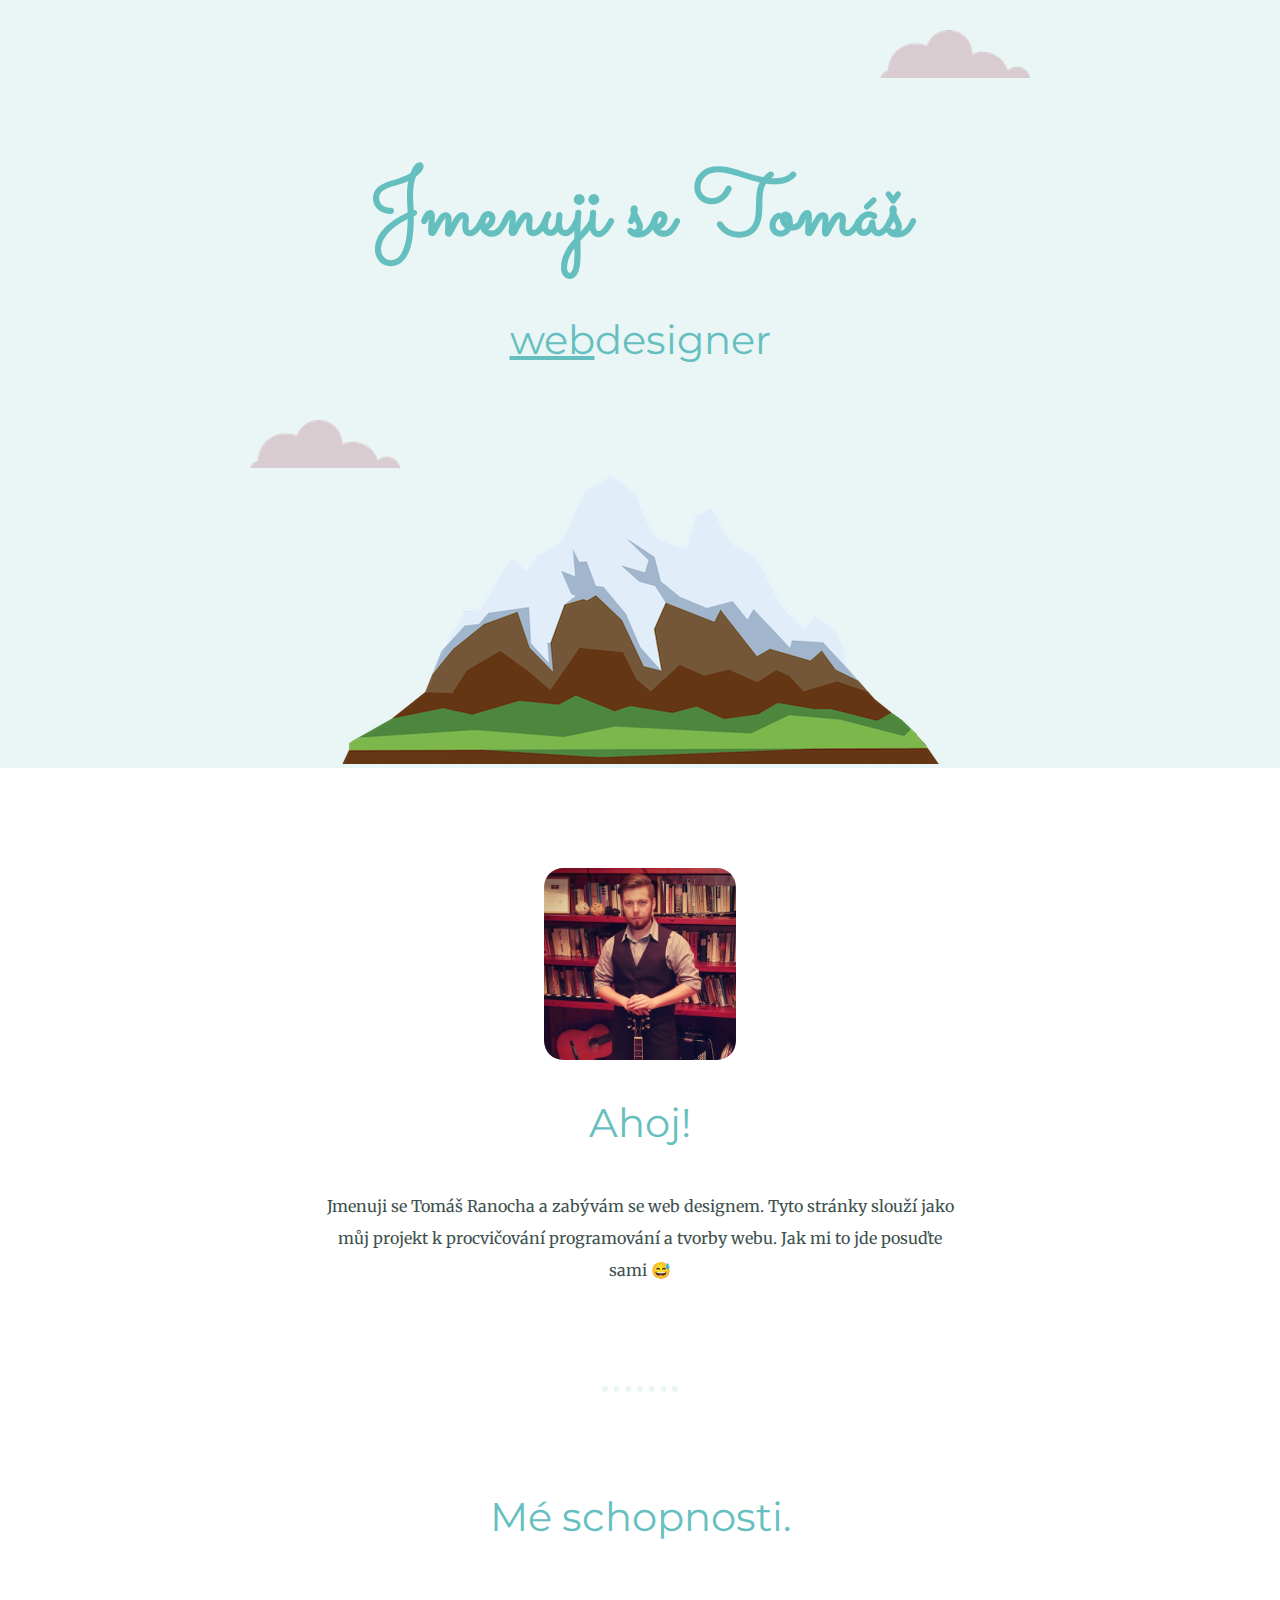
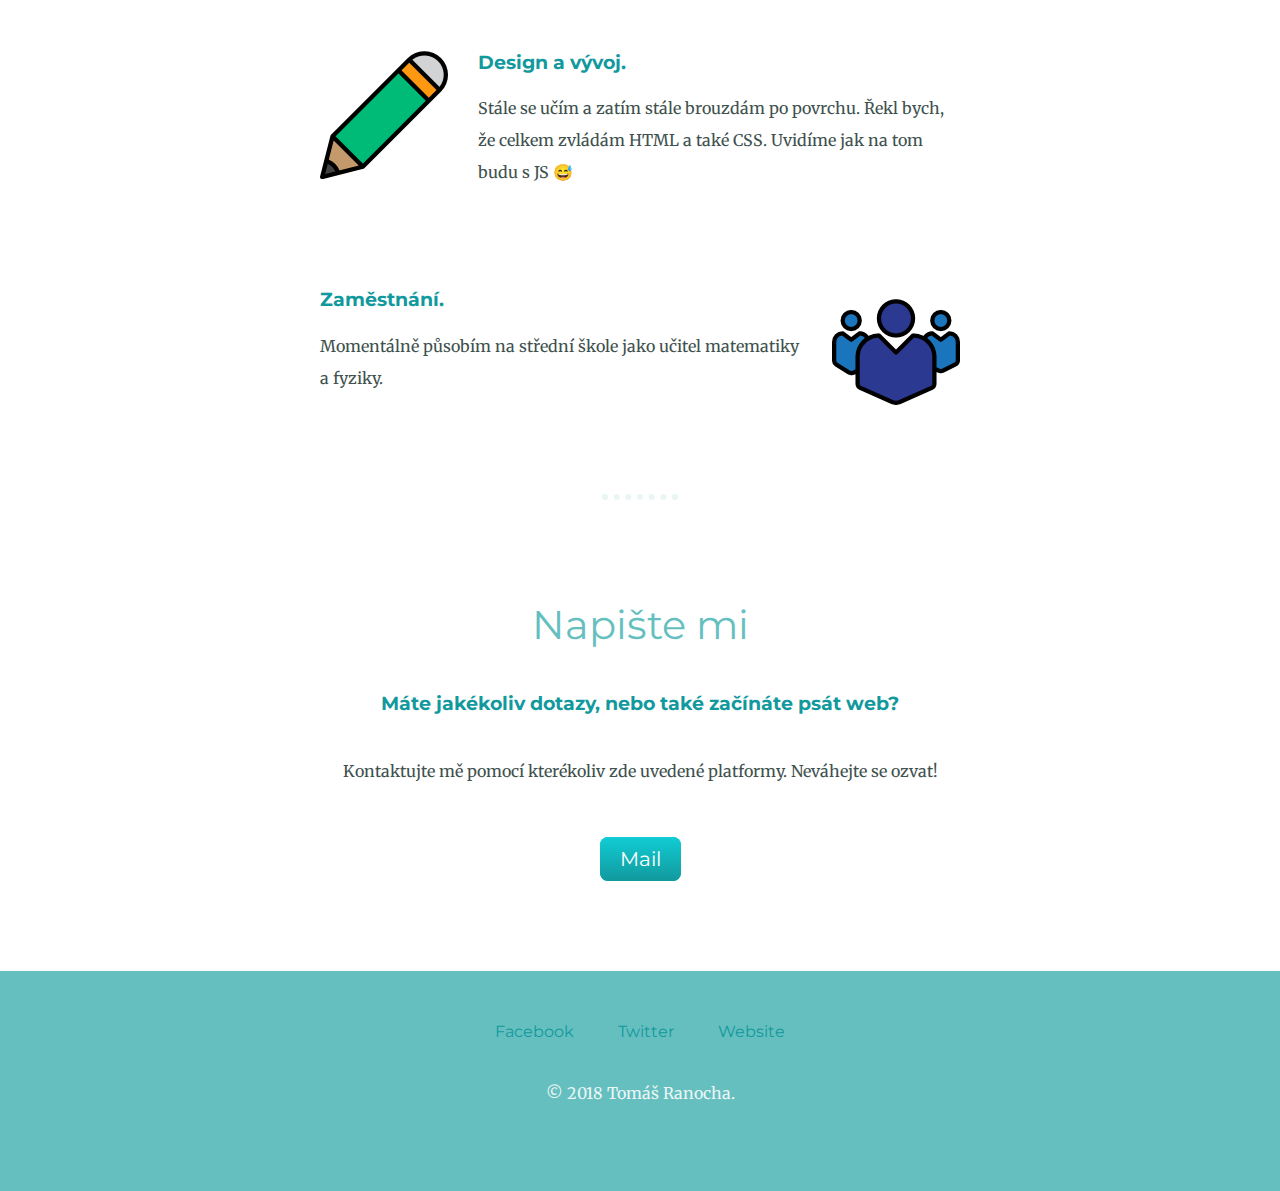
<file: index.html>
<!DOCTYPE html>
<html lang="en" dir="ltr">

<head>
  <meta charset="utf-8">
  <title>Tomáš Ranocha</title>
  <link rel="stylesheet" href="css/styles.css">
  <link rel="shortcut icon" href="images/favicon.ico">
  <link href="https://fonts.googleapis.com/css?family=Merriweather|Montserrat|Sacramento" rel="stylesheet">
</head>

<body>
  <div class="top-container">
    <img class="top-cloud" src="images/cloud.png" alt="cloud-img">
    <h1>Jmenuji se Tomáš</h1>
    <h2><span class="web">web</span>designer</h2>
    <img class="bottom-cloud" src="images/cloud.png" alt="cloud-img">
    <img src="images/mountain.png" alt="">
  </div>
  <div class="middle-container">
    <div class="profile">
      <img class="profile-picture"src="images/Tomas.jpg" alt="profile-picture">
      <h2>Ahoj!</h2>
      <p>Jmenuji se Tomáš Ranocha a zabývám se web designem. Tyto stránky slouží jako můj projekt k procvičování programování a tvorby webu. Jak mi to jde posuďte sami 😅</p>
    </div>
    <hr>
    <div class="skills">
      <h2>Mé schopnosti.</h2>
      <div class="skill-row">
        <img class="pencil-img" src="images/pencil.png" alt="">
        <h3>Design a vývoj.</h3>
        <p>Stále se učím a zatím stále brouzdám po povrchu. Řekl bych, že celkem zvládám HTML a také CSS. Uvidíme jak na tom budu s JS 😅</p>
      </div>
      <div class="skill-row">
        <img class="group-img" src="images/group.png" alt="">
        <h3>Zaměstnání.</h3>
        <p>Momentálně působím na střední škole jako učitel matematiky a fyziky.</p>
      </div>
    </div>
    <hr>
    <div class="contact-me">
      <h2>Napište mi</h2>
      <h3>Máte jakékoliv dotazy, nebo také začínáte psát web?</h3>
      <p class="contact-message">Kontaktujte mě pomocí kterékoliv zde uvedené platformy. Neváhejte se ozvat!</p>
      <a class="btn" href="mailto:t.ranocha@gmail.com">Mail</a>
    </div>
  </div>


  <div class="bottom-container">
    <a class="footer-link" href="https://www.facebook.com/tomas.ranocha">Facebook</a>
    <a class="footer-link" href="https://twitter.com/TomasRanocha">Twitter</a>
    <a class="footer-link" href="https://www.appbrewery.co/">Website</a>
    <p class="copyright">© 2018 Tomáš Ranocha.</p>
  </div>


</body>

</html>
</file>
<file: css/styles.css>
body {
  margin: 0;
  text-align: center;
  font-family: 'Merriweather', serif;
  color: #40514E;
}

a {
  color: #11999E;
  font-family: 'Montserrat', sans-serif;
  margin: 10px 20px;
  text-decoration: none;
}
a:hover {
  color: #EAF6F6;
}
h1 {
  font-size: 5.625rem;
  margin: 50px auto 0 auto;
  font-family: 'Sacramento', cursive;
  color: #66BFBF;
  }

h2 {
  font-size: 2.5rem;
  font-family: 'Montserrat', sans-serif;
  color: #66BFBF;
  font-weight: normal;
  padding-bottom: 10px;

}

h3 {
  font-family: 'Montserrat', sans-serif;
  color: #11999E;
}

hr {
  border: dotted #eaf6f6 6px;
  border-bottom: none;
  width: 5%;
  margin: 100px auto 100px auto;
}

p {
  line-height: 2;
}
.top-container {
  background-color: #eaf6f6;
  position: relative;
  padding-top: 100px;
}

.middle-container {
margin: 100px 0 100px 0;
}

.bottom-container {
background-color: #66BFBF;
height: 150px;
padding: 50px 0 20px;
}

.web {
  text-decoration: underline;
}

.top-cloud {
  position: absolute;
  right: 250px;
  top: 30px;
}

.bottom-cloud {
  position: absolute;
  bottom: 300px;
  left: 250px;
}
.profile-picture {
  border-radius: 10%;
  width: 30%;
}

.skill-row {
  width: 50%;
  margin: 100px auto 100px auto;
  text-align: left;

}
.pencil-img {
  float: left;
  margin-right: 30px;
}
.group-img {
  float: right;
  margin-left: 30px;

}
.profile {
  text-align: center;
  width: 50%;
  margin: auto;
}
.contact-message {
  width: 50%;
  margin: 40px auto 60px auto;
}
.copyright {
  color: #EAF6F6;
  font-size: 0,75rem;
  padding: 20px 0px;
  margin-bottom: 0;
}
.btn {
  background: #11cdd4;
  background-image: -webkit-linear-gradient(top, #11cdd4, #11999e);
  background-image: -moz-linear-gradient(top, #11cdd4, #11999e);
  background-image: -ms-linear-gradient(top, #11cdd4, #11999e);
  background-image: -o-linear-gradient(top, #11cdd4, #11999e);
  background-image: linear-gradient(to bottom, #11cdd4, #11999e);
  -webkit-border-radius: 8;
  -moz-border-radius: 8;
  border-radius: 8px;
  font-family: 'Montserrat', sans-serif;
  color: #ffffff;
  font-size: 20px;
  padding: 10px 20px 10px 20px;
  text-decoration: none;
}

.btn:hover {
  background: #30e3cb;
  background-image: -webkit-linear-gradient(top, #30e3cb, #2bc4ad);
  background-image: -moz-linear-gradient(top, #30e3cb, #2bc4ad);
  background-image: -ms-linear-gradient(top, #30e3cb, #2bc4ad);
  background-image: -o-linear-gradient(top, #30e3cb, #2bc4ad);
  background-image: linear-gradient(to bottom, #30e3cb, #2bc4ad);
  text-decoration: none;
}
</file>
